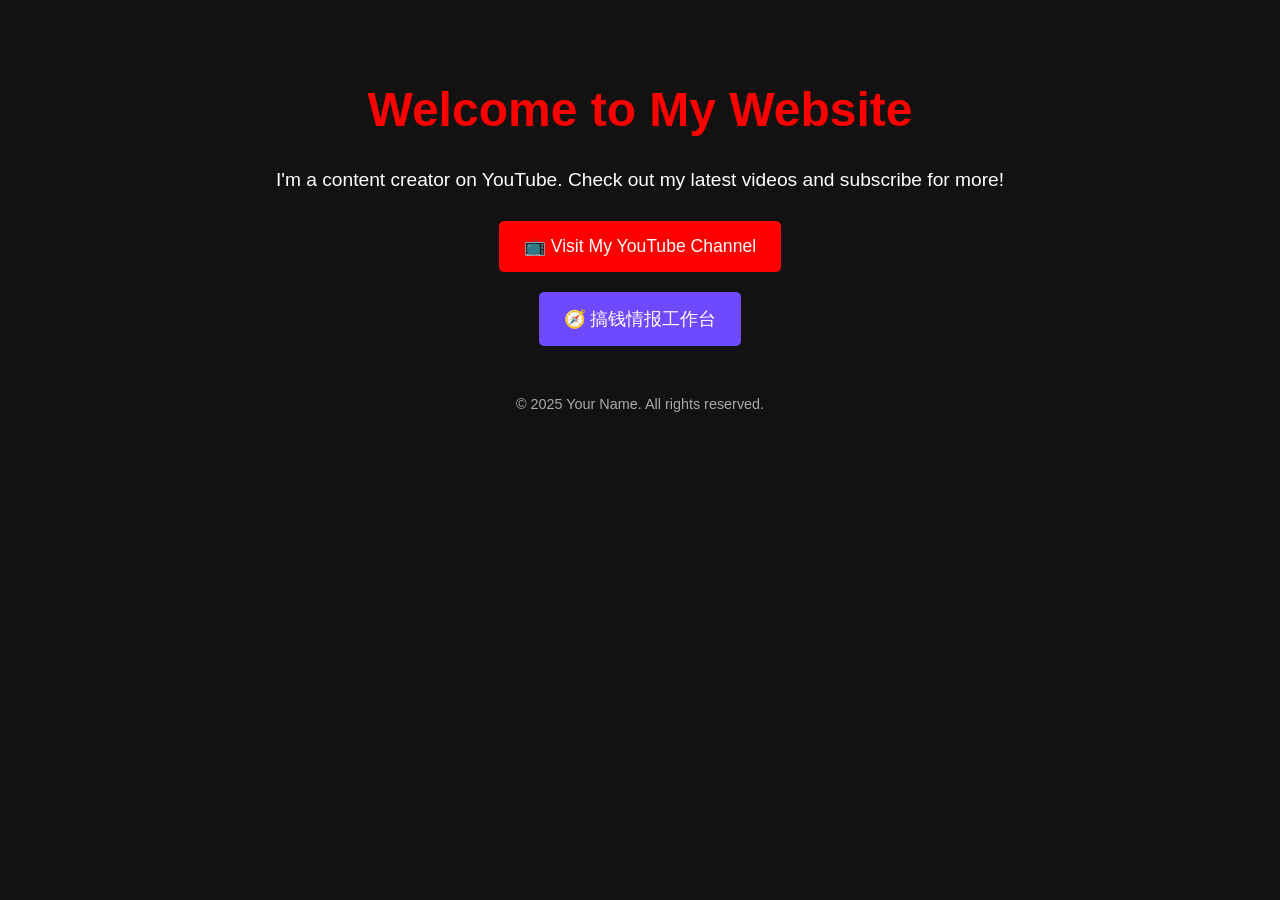
<file: index.html>
<!-- Save this as index.html -->
<!DOCTYPE html>
<html lang="en">
<head>
  <meta charset="UTF-8" />
  <meta name="viewport" content="width=device-width, initial-scale=1.0" />
  <title>Your Name - YouTuber</title>
  <style>
    body {
      margin: 0;
      font-family: 'Segoe UI', sans-serif;
      background-color: #121212;
      color: #fff;
      text-align: center;
      padding: 50px;
    }

    h1 {
      color: #ff0000;
      font-size: 3rem;
    }

    .intro {
      font-size: 1.2rem;
      margin-bottom: 30px;
    }

    a.youtube-button {
      display: inline-block;
      background-color: #ff0000;
      color: white;
      text-decoration: none;
      padding: 15px 25px;
      border-radius: 5px;
      font-size: 1.1rem;
      transition: background-color 0.3s;
    }

    a.youtube-button:hover {
      background-color: #e60000;
    }

    footer {
      margin-top: 50px;
      font-size: 0.9rem;
      color: #aaa;
    }
  </style>
</head>
<body>
  <h1>Welcome to My Website</h1>
  <p class="intro">I'm a content creator on YouTube. Check out my latest videos and subscribe for more!</p>

  <a class="youtube-button" href="https://www.youtube.com/" target="_blank">
    📺 Visit My YouTube Channel
  </a>

  <p style="margin-top: 20px;">
    <a class="youtube-button" href="workbench/" style="background-color: #6d4aff;">
      🧭 搞钱情报工作台
    </a>
  </p>

  <footer>
    <p>© 2025 Your Name. All rights reserved.</p>
  </footer>
</body>
</html>
</file>
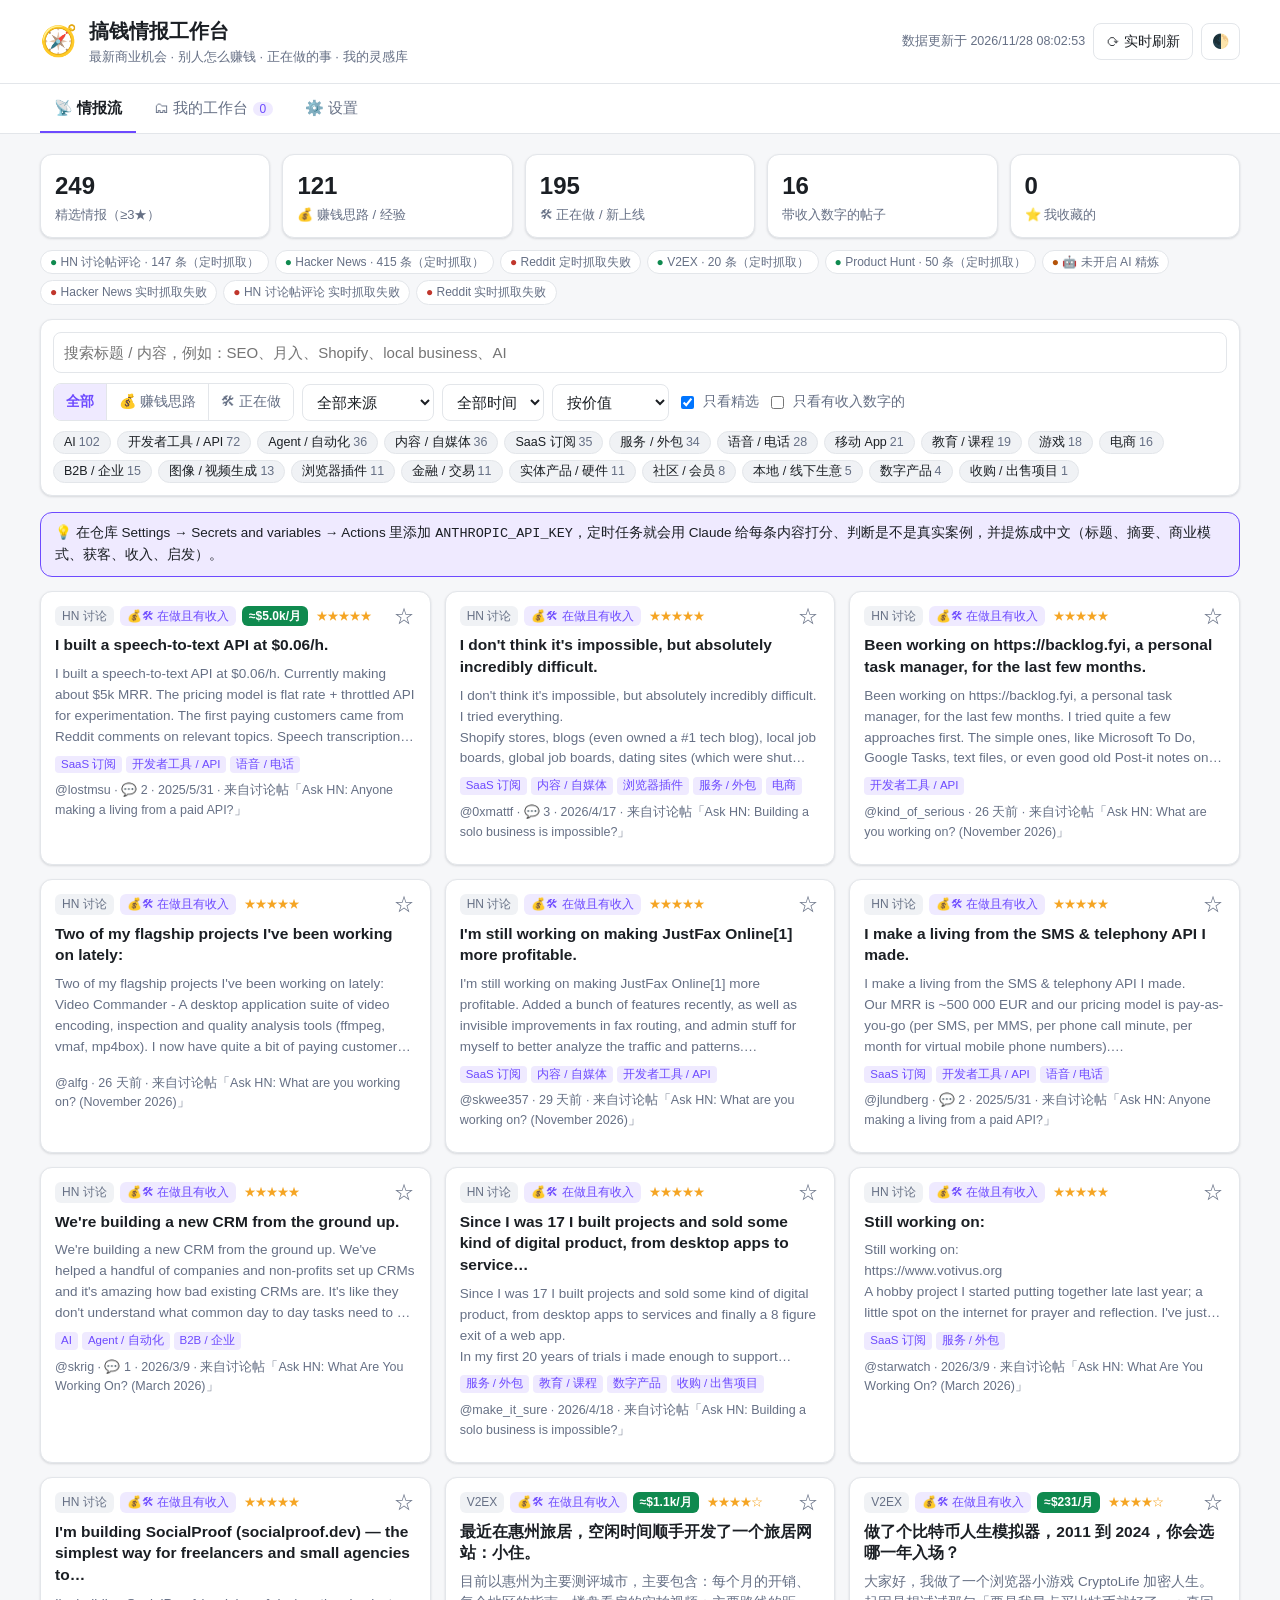
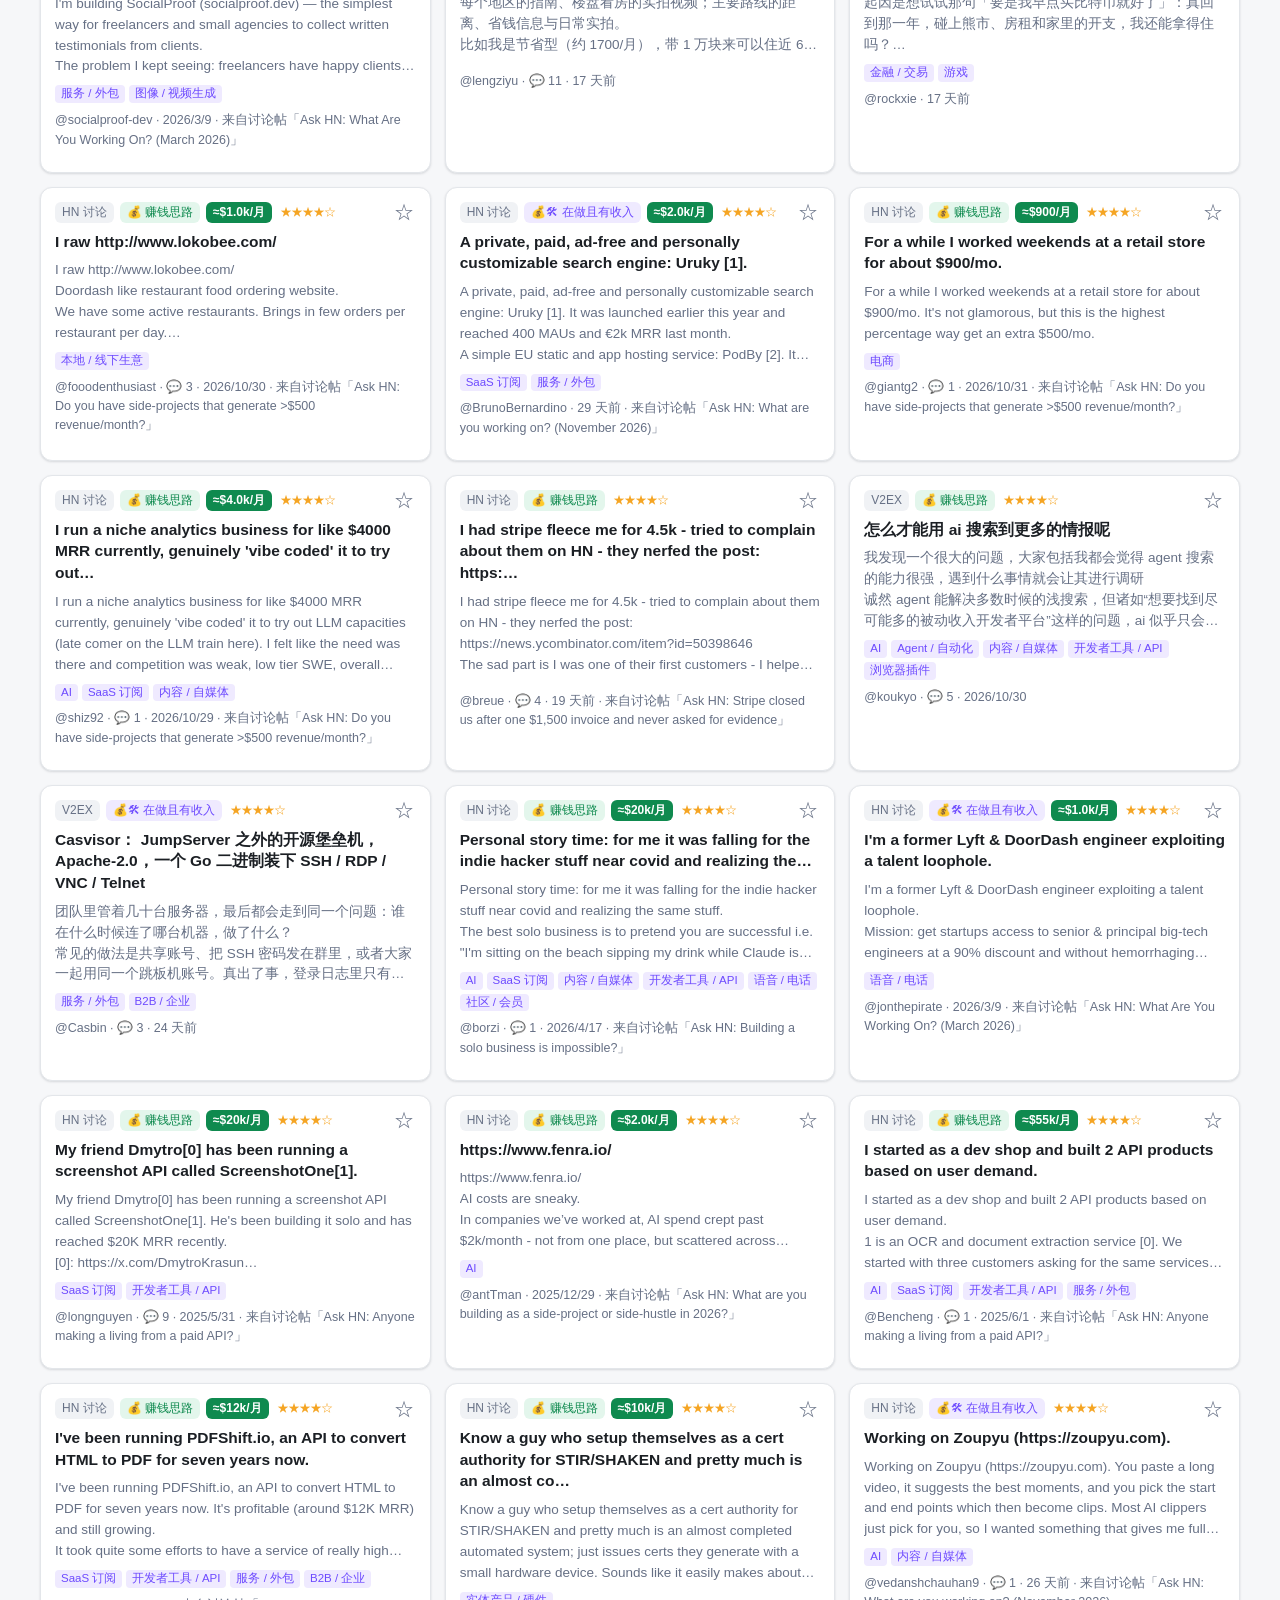
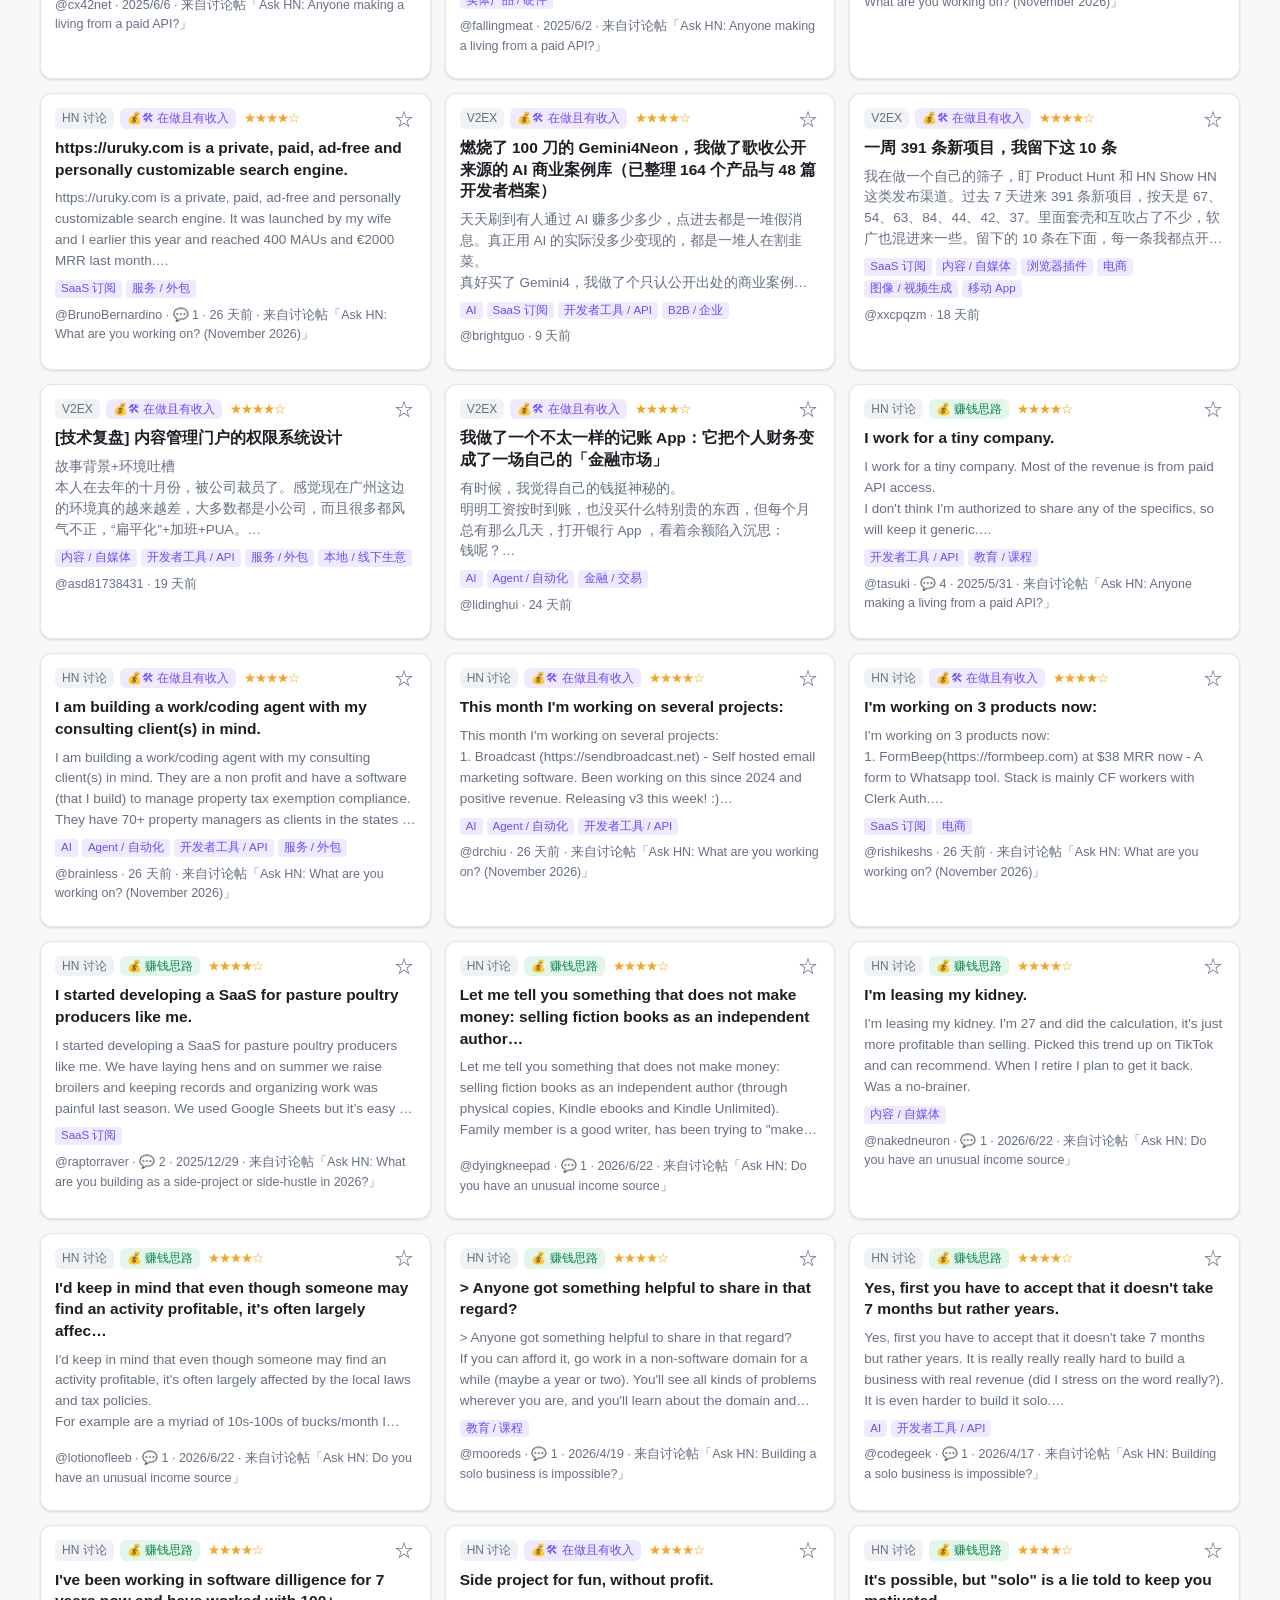
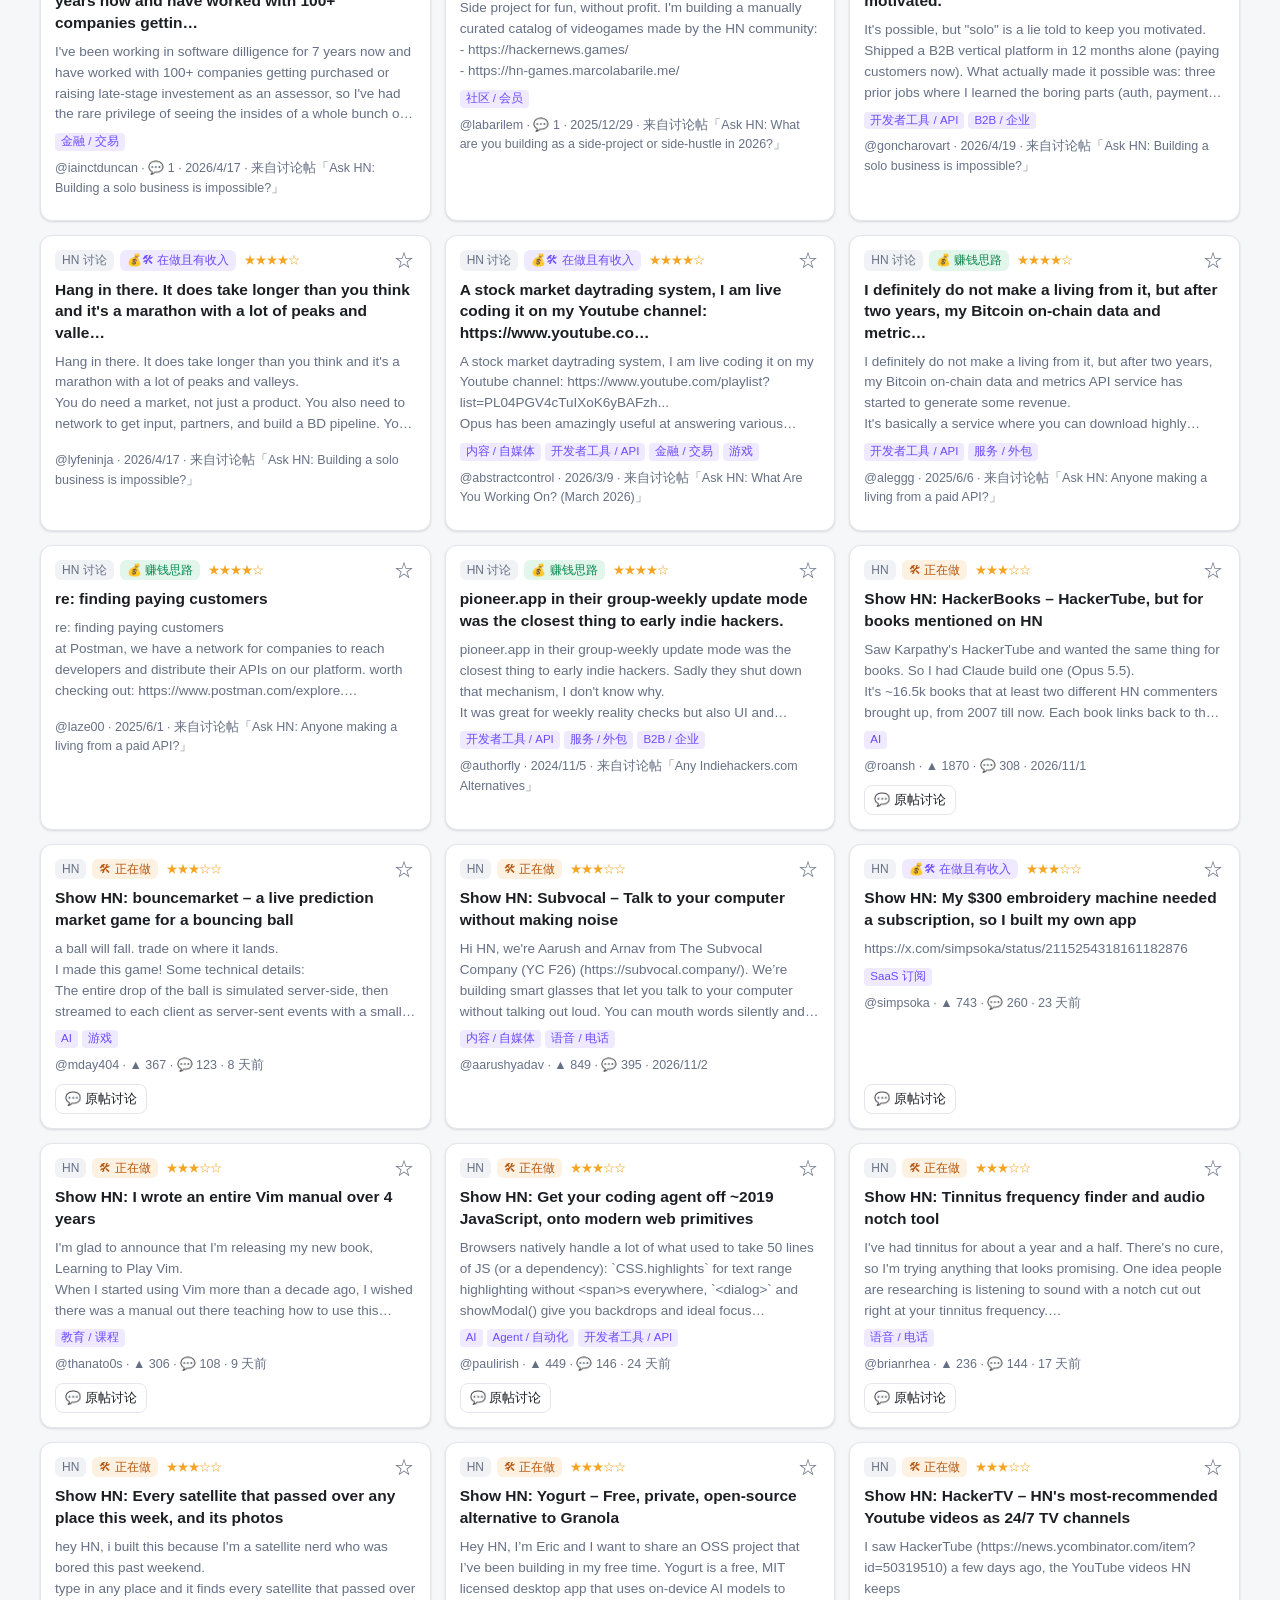
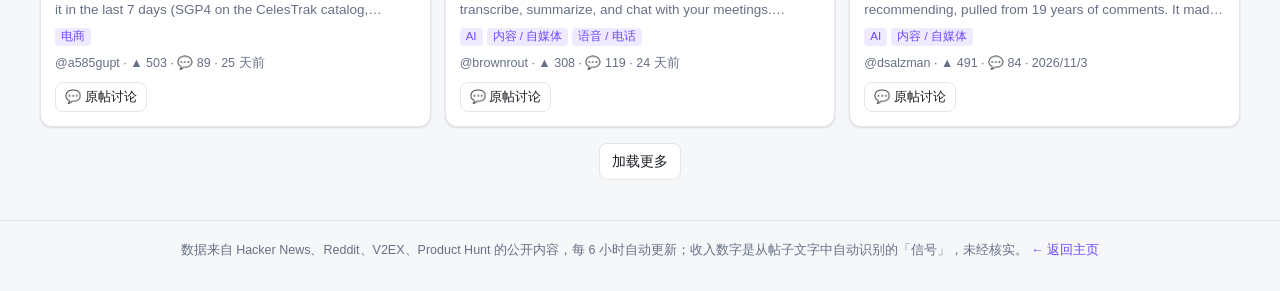
<file: workbench/index.html>
<!DOCTYPE html>
<html lang="zh-CN">
<head>
  <meta charset="UTF-8" />
  <meta name="viewport" content="width=device-width, initial-scale=1.0" />
  <title>搞钱情报工作台</title>
  <meta name="description" content="个人工作台：汇总最新的商业机会、别人怎么赚钱、正在做的项目，收藏、记笔记、跟踪自己的想法。" />
  <link rel="icon" href="data:image/svg+xml,<svg xmlns='http://www.w3.org/2000/svg' viewBox='0 0 100 100'><text y='.9em' font-size='90'>🧭</text></svg>" />
  <link rel="stylesheet" href="style.css" />
</head>
<body>
  <header class="topbar">
    <div class="brand">
      <span class="logo">🧭</span>
      <div>
        <h1>搞钱情报工作台</h1>
        <p class="sub">最新商业机会 · 别人怎么赚钱 · 正在做的事 · 我的灵感库</p>
      </div>
    </div>
    <div class="top-actions">
      <span id="updated" class="muted small"></span>
      <button id="refresh" class="btn">⟳ 实时刷新</button>
      <button id="theme" class="btn icon" title="切换明暗">🌓</button>
    </div>
  </header>

  <nav class="tabs" role="tablist">
    <button class="tab active" data-tab="feed" role="tab">📡 情报流</button>
    <button class="tab" data-tab="board" role="tab">🗂 我的工作台 <span id="saved-count" class="pill">0</span></button>
    <button class="tab" data-tab="settings" role="tab">⚙️ 设置</button>
  </nav>

  <main>
    <!-- ================= 情报流 ================= -->
    <section id="tab-feed" class="tab-panel active">
      <div class="stats" id="stats"></div>
      <div id="source-status" class="source-status"></div>

      <div class="filters">
        <input id="q" type="search" placeholder="搜索标题 / 内容，例如：SEO、月入、Shopify、local business、AI" />
        <div class="row">
          <div class="seg" id="kind-seg">
            <button data-kind="all" class="active">全部</button>
            <button data-kind="money">💰 赚钱思路</button>
            <button data-kind="building">🛠 正在做</button>
          </div>
          <select id="source">
            <option value="all">全部来源</option>
            <option value="hn">Hacker News</option>
            <option value="reddit">Reddit</option>
            <option value="v2ex">V2EX</option>
            <option value="producthunt">Product Hunt</option>
          </select>
          <select id="range">
            <option value="7">近 7 天</option>
            <option value="30">近 30 天</option>
            <option value="90">近 90 天</option>
            <option value="3650" selected>全部时间</option>
          </select>
          <select id="sort">
            <option value="value" selected>按价值</option>
            <option value="hot">按热度</option>
            <option value="new">按时间</option>
            <option value="revenue">按收入信号</option>
          </select>
          <label class="check" title="只显示参考价值 ≥ 3 星的内容"><input type="checkbox" id="picked" checked /> 只看精选</label>
          <label class="check"><input type="checkbox" id="rev-only" /> 只看有收入数字的</label>
        </div>
        <div class="tag-row" id="tag-row"></div>
      </div>

      <div id="setup-tip" class="tip hidden"></div>
      <div id="feed" class="grid"></div>
      <div id="feed-empty" class="empty hidden"></div>
      <div class="more-wrap"><button id="more" class="btn hidden">加载更多</button></div>
    </section>

    <!-- ================= 我的工作台 ================= -->
    <section id="tab-board" class="tab-panel">
      <div class="board-head">
        <p class="muted">收藏的情报和自己的想法都在这里。用下拉框推进状态，随手写笔记。数据只保存在当前浏览器里，记得定期导出备份。</p>
        <div class="board-actions">
          <button id="add-idea" class="btn primary">＋ 记一个我的想法</button>
          <button id="export" class="btn">⇩ 导出</button>
          <label class="btn">⇧ 导入<input id="import" type="file" accept="application/json" hidden /></label>
        </div>
      </div>
      <form id="idea-form" class="idea-form hidden">
        <input name="title" placeholder="想法标题，例如：给牙医诊所做 AI 电话预约" required />
        <input name="url" placeholder="参考链接（可选）" />
        <textarea name="note" rows="3" placeholder="目标用户 / 怎么获客 / 怎么收费 / 第一步做什么"></textarea>
        <div class="row"><button class="btn primary" type="submit">保存</button><button class="btn" type="button" id="idea-cancel">取消</button></div>
      </form>
      <div id="board" class="board"></div>
    </section>

    <!-- ================= 设置 ================= -->
    <section id="tab-settings" class="tab-panel">
      <div class="card settings">
        <h2>🤖 AI 拆解（可选）</h2>
        <p class="muted">填入你自己的 Anthropic API Key 后，每条情报上会出现「AI 拆解」按钮，由 Claude 帮你拆出：商业模式、目标用户、获客方式、变现方式、可复制性和你可以怎么做。
          Key 只保存在这台设备的浏览器里，直接从浏览器发给 Anthropic；不要在公用电脑上填写。</p>
        <label>API Key<input id="api-key" type="password" placeholder="sk-ant-..." autocomplete="off" /></label>
        <div class="row"><button id="save-key" class="btn primary">保存</button><button id="clear-key" class="btn">清除</button><span id="key-msg" class="muted small"></span></div>
      </div>

      <div class="card settings">
        <h2>🔎 实时搜索关键词</h2>
        <p class="muted">点「实时刷新」时，会用这些关键词在 Hacker News 上额外搜索（每行一个，英文效果更好）。可以加上你关心的行业，比如 <code>restaurant</code>、<code>Shopify</code>、<code>newsletter</code>。</p>
        <textarea id="keywords" rows="5"></textarea>
        <div class="row"><button id="save-kw" class="btn primary">保存</button><span id="kw-msg" class="muted small"></span></div>
      </div>

      <div class="card settings">
        <h2>📚 值得常逛的地方</h2>
        <ul class="links">
          <li><a href="https://news.ycombinator.com/show" target="_blank" rel="noopener">Show HN</a> — 开发者发布自己做的产品</li>
          <li><a href="https://www.indiehackers.com/" target="_blank" rel="noopener">Indie Hackers</a> — 独立开发者公开收入和经验</li>
          <li><a href="https://trustmrr.com/" target="_blank" rel="noopener">TrustMRR</a> — 经过验证的创业项目收入榜</li>
          <li><a href="https://www.starterstory.com/" target="_blank" rel="noopener">Starter Story</a> — 创业项目访谈</li>
          <li><a href="https://www.producthunt.com/" target="_blank" rel="noopener">Product Hunt</a> — 每天新上线的产品</li>
          <li><a href="https://acquire.com/" target="_blank" rel="noopener">Acquire.com</a> · <a href="https://flippa.com/" target="_blank" rel="noopener">Flippa</a> — 在售项目，能看到真实收入和利润</li>
          <li><a href="https://explodingtopics.com/" target="_blank" rel="noopener">Exploding Topics</a> · <a href="https://trends.google.com/" target="_blank" rel="noopener">Google Trends</a> — 正在升温的需求</li>
          <li><a href="https://www.ycombinator.com/rfs" target="_blank" rel="noopener">YC Requests for Startups</a> — YC 想投的方向</li>
          <li><a href="https://www.reddit.com/r/EntrepreneurRideAlong/" target="_blank" rel="noopener">r/EntrepreneurRideAlong</a> · <a href="https://www.reddit.com/r/smallbusiness/" target="_blank" rel="noopener">r/smallbusiness</a> · <a href="https://www.reddit.com/r/SideProject/" target="_blank" rel="noopener">r/SideProject</a></li>
          <li><a href="https://www.v2ex.com/go/create" target="_blank" rel="noopener">V2EX · 分享创造</a> — 中文独立开发者的作品</li>
        </ul>
      </div>

      <div class="card settings">
        <h2>🧹 数据</h2>
        <p class="muted">清除这台设备上的收藏、笔记、AI 拆解结果和设置。建议先导出备份。</p>
        <button id="wipe" class="btn danger">清除本地数据</button>
      </div>
    </section>
  </main>

  <footer class="foot muted small">
    数据来自 Hacker News、Reddit、V2EX、Product Hunt 的公开内容，每 6 小时自动更新；收入数字是从帖子文字中自动识别的「信号」，未经核实。
    <a href="../">← 返回主页</a>
  </footer>

  <template id="card-tpl">
    <article class="card item">
      <div class="item-top">
        <span class="badge src"></span>
        <span class="badge kind"></span>
        <span class="badge rev hidden"></span>
        <span class="badge val hidden"></span>
        <span class="spacer"></span>
        <button class="star" title="收藏到工作台">☆</button>
      </div>
      <h3><a class="title" target="_blank" rel="noopener"></a></h3>
      <p class="orig muted small"></p>
      <dl class="facts"></dl>
      <p class="excerpt"></p>
      <div class="tags"></div>
      <div class="meta muted small"></div>
      <div class="actions">
        <a class="btn sm discuss" target="_blank" rel="noopener">💬 原帖讨论</a>
        <button class="btn sm analyze hidden">🤖 AI 拆解</button>
      </div>
      <div class="analysis hidden"></div>
    </article>
  </template>

  <script type="module" src="app.js"></script>
</body>
</html>
</file>
<file: workbench/style.css>
:root {
  --bg: #f6f7f9;
  --panel: #ffffff;
  --panel-2: #f0f2f5;
  --text: #1b1f24;
  --muted: #667085;
  --border: #e3e6ea;
  --accent: #6d4aff;
  --accent-soft: #efeaff;
  --money: #0f8a4f;
  --money-soft: #e3f6ec;
  --build: #b45309;
  --build-soft: #fdf1e1;
  --danger: #c0362c;
  --shadow: 0 1px 2px rgba(16, 24, 40, .06), 0 1px 3px rgba(16, 24, 40, .08);
  --radius: 12px;
  color-scheme: light;
}
@media (prefers-color-scheme: dark) {
  :root:not([data-theme="light"]) {
    --bg: #0f1115; --panel: #171a21; --panel-2: #1e222b; --text: #e7e9ee; --muted: #98a1b2;
    --border: #2a2f3a; --accent: #9b85ff; --accent-soft: #261f45; --money: #4ad295; --money-soft: #12301f;
    --build: #f3a84b; --build-soft: #33240f; --danger: #ff7b72; --shadow: none; color-scheme: dark;
  }
}
:root[data-theme="dark"] {
  --bg: #0f1115; --panel: #171a21; --panel-2: #1e222b; --text: #e7e9ee; --muted: #98a1b2;
  --border: #2a2f3a; --accent: #9b85ff; --accent-soft: #261f45; --money: #4ad295; --money-soft: #12301f;
  --build: #f3a84b; --build-soft: #33240f; --danger: #ff7b72; --shadow: none; color-scheme: dark;
}

* { box-sizing: border-box; }
html, body { margin: 0; }
body {
  background: var(--bg);
  color: var(--text);
  font: 15px/1.55 -apple-system, BlinkMacSystemFont, "Segoe UI", "PingFang SC", "Hiragino Sans GB", "Microsoft YaHei", sans-serif;
}
a { color: var(--accent); text-decoration: none; }
a:hover { text-decoration: underline; }
.hidden { display: none !important; }
.muted { color: var(--muted); }
.small { font-size: 12.5px; }

.topbar {
  display: flex; align-items: center; justify-content: space-between; gap: 12px; flex-wrap: wrap;
  padding: 16px clamp(16px, 4vw, 40px);
  border-bottom: 1px solid var(--border);
  background: var(--panel);
  position: sticky; top: 0; z-index: 10;
}
.brand { display: flex; align-items: center; gap: 12px; }
.logo { font-size: 30px; }
h1 { font-size: 20px; margin: 0; }
.sub { margin: 0; color: var(--muted); font-size: 13px; }
.top-actions { display: flex; align-items: center; gap: 8px; }

.tabs {
  display: flex; gap: 4px; padding: 0 clamp(16px, 4vw, 40px);
  background: var(--panel); border-bottom: 1px solid var(--border); overflow-x: auto;
}
.tab {
  border: 0; background: none; color: var(--muted); padding: 12px 14px; font: inherit; cursor: pointer;
  border-bottom: 2px solid transparent; white-space: nowrap;
}
.tab.active { color: var(--text); border-color: var(--accent); font-weight: 600; }
.pill { background: var(--accent-soft); color: var(--accent); border-radius: 999px; padding: 0 7px; font-size: 12px; }

main { padding: 20px clamp(16px, 4vw, 40px) 40px; max-width: 1400px; margin: 0 auto; }
.tab-panel { display: none; }
.tab-panel.active { display: block; }

.btn {
  display: inline-flex; align-items: center; gap: 4px; cursor: pointer;
  border: 1px solid var(--border); background: var(--panel); color: var(--text);
  padding: 7px 12px; border-radius: 8px; font: inherit; font-size: 14px; white-space: nowrap;
}
.btn:hover { background: var(--panel-2); text-decoration: none; }
.btn:disabled { opacity: .55; cursor: progress; }
.btn.sm { padding: 4px 9px; font-size: 13px; }
.btn.icon { padding: 7px 10px; }
.btn.primary { background: var(--accent); border-color: var(--accent); color: #fff; }
.btn.primary:hover { filter: brightness(1.08); }
.btn.danger { color: var(--danger); border-color: var(--danger); }

.stats { display: grid; grid-template-columns: repeat(auto-fit, minmax(150px, 1fr)); gap: 12px; margin-bottom: 12px; }
.stat { background: var(--panel); border: 1px solid var(--border); border-radius: var(--radius); padding: 12px 14px; box-shadow: var(--shadow); }
.stat .n { font-size: 24px; font-weight: 700; font-variant-numeric: tabular-nums; }
.stat .l { color: var(--muted); font-size: 13px; }

.source-status { display: flex; flex-wrap: wrap; gap: 6px; margin-bottom: 14px; }
.chip { font-size: 12px; border: 1px solid var(--border); border-radius: 999px; padding: 2px 9px; background: var(--panel); color: var(--muted); }
.chip.ok::before { content: "● "; color: var(--money); }
.chip.fail::before { content: "● "; color: var(--danger); }
.chip.wait::before { content: "● "; color: var(--build); }

.filters { background: var(--panel); border: 1px solid var(--border); border-radius: var(--radius); padding: 12px; margin-bottom: 16px; box-shadow: var(--shadow); }
.filters input[type=search] { width: 100%; }
input, select, textarea {
  font: inherit; color: var(--text); background: var(--panel); border: 1px solid var(--border);
  border-radius: 8px; padding: 8px 10px; max-width: 100%;
}
textarea { width: 100%; resize: vertical; }
input:focus, select:focus, textarea:focus { outline: 2px solid var(--accent-soft); border-color: var(--accent); }
.row { display: flex; flex-wrap: wrap; gap: 8px; align-items: center; margin-top: 10px; }
.check { display: inline-flex; gap: 6px; align-items: center; font-size: 14px; color: var(--muted); }
.seg { display: inline-flex; border: 1px solid var(--border); border-radius: 8px; overflow: hidden; }
.seg button { border: 0; background: var(--panel); color: var(--muted); padding: 7px 12px; font: inherit; font-size: 14px; cursor: pointer; }
.seg button + button { border-left: 1px solid var(--border); }
.seg button.active { background: var(--accent-soft); color: var(--accent); font-weight: 600; }
.tag-row { display: flex; flex-wrap: wrap; gap: 6px; margin-top: 10px; }
.tag-btn { border: 1px solid var(--border); background: var(--panel-2); color: var(--text); border-radius: 999px; padding: 2px 10px; font-size: 12.5px; cursor: pointer; }
.tag-btn.active { background: var(--accent); border-color: var(--accent); color: #fff; }
.tag-btn .c { color: var(--muted); margin-left: 3px; }
.tag-btn.active .c { color: rgba(255,255,255,.8); }

.grid { display: grid; grid-template-columns: repeat(auto-fill, minmax(min(100%, 340px), 1fr)); gap: 14px; }
.card { background: var(--panel); border: 1px solid var(--border); border-radius: var(--radius); box-shadow: var(--shadow); }
.item { padding: 14px; display: flex; flex-direction: column; gap: 8px; min-width: 0; }
.item-top { display: flex; align-items: center; gap: 6px; flex-wrap: wrap; }
.spacer { flex: 1; }
.badge { font-size: 12px; border-radius: 6px; padding: 1px 7px; background: var(--panel-2); color: var(--muted); white-space: nowrap; }
.badge.k-money { background: var(--money-soft); color: var(--money); }
.badge.k-building { background: var(--build-soft); color: var(--build); }
.badge.k-both { background: var(--accent-soft); color: var(--accent); }
.badge.rev { background: var(--money); color: #fff; font-weight: 600; }
.badge.val { background: none; color: #f5a524; letter-spacing: -1px; padding: 1px 2px; }
.orig { margin: -4px 0 0; overflow-wrap: anywhere; }
.summary { margin: 0; font-size: 14px; }
.facts { display: grid; grid-template-columns: auto 1fr; gap: 3px 8px; margin: 0; font-size: 13px; background: var(--panel-2); border-radius: 8px; padding: 8px 10px; }
.facts dt { color: var(--muted); white-space: nowrap; }
.facts dd { margin: 0; overflow-wrap: anywhere; }
details summary { cursor: pointer; color: var(--muted); font-size: 12.5px; }
details .excerpt { margin-top: 4px; }
.tip { background: var(--accent-soft); border: 1px solid var(--accent); border-radius: var(--radius); padding: 10px 14px; margin-bottom: 14px; font-size: 13.5px; }
.star { border: 0; background: none; font-size: 20px; line-height: 1; cursor: pointer; color: var(--muted); padding: 0 2px; }
.star.on { color: #f5a524; }
.item h3 { font-size: 15.5px; margin: 0; line-height: 1.4; overflow-wrap: anywhere; }
.item h3 a { color: var(--text); }
.excerpt { margin: 0; color: var(--muted); font-size: 13.5px; display: -webkit-box; -webkit-line-clamp: 4; -webkit-box-orient: vertical; overflow: hidden; overflow-wrap: anywhere; white-space: pre-line; }
.excerpt.open { -webkit-line-clamp: unset; }
.tags { display: flex; flex-wrap: wrap; gap: 4px; }
.tags span { font-size: 11.5px; color: var(--accent); background: var(--accent-soft); border-radius: 4px; padding: 0 6px; }
.meta { display: flex; flex-wrap: wrap; gap: 10px; }
.actions { display: flex; gap: 6px; flex-wrap: wrap; margin-top: auto; }
.analysis { background: var(--panel-2); border-radius: 8px; padding: 10px 12px; font-size: 13.5px; white-space: pre-wrap; overflow-wrap: anywhere; }
.analysis.err { color: var(--danger); }

.empty { text-align: center; color: var(--muted); padding: 40px 10px; }
.more-wrap { text-align: center; margin-top: 16px; }

.board-head { display: flex; justify-content: space-between; gap: 12px; flex-wrap: wrap; align-items: center; margin-bottom: 12px; }
.board-head p { margin: 0; max-width: 640px; }
.board-actions { display: flex; gap: 8px; flex-wrap: wrap; }
.idea-form { background: var(--panel); border: 1px solid var(--border); border-radius: var(--radius); padding: 12px; margin-bottom: 14px; display: grid; gap: 8px; }
.board { display: grid; grid-template-columns: repeat(4, minmax(240px, 1fr)); gap: 12px; overflow-x: auto; padding-bottom: 6px; }
.col { background: var(--panel-2); border-radius: var(--radius); padding: 10px; min-height: 160px; }
.col h3 { margin: 2px 4px 10px; font-size: 14px; display: flex; justify-content: space-between; }
.col .item { margin-bottom: 10px; }
.col .item h3 { font-size: 14px; }
.col textarea { font-size: 13px; }
.col .row { margin-top: 0; }
.col select { padding: 4px 6px; font-size: 13px; }

.settings { padding: 16px; margin-bottom: 14px; max-width: 760px; }
.settings h2 { font-size: 16px; margin: 0 0 6px; }
.settings label { display: grid; gap: 4px; margin-top: 8px; font-size: 14px; }
.settings input { width: 100%; }
.links { margin: 0; padding-left: 18px; }
.links li { margin: 4px 0; }

.foot { text-align: center; padding: 20px 16px 30px; border-top: 1px solid var(--border); }

@media (max-width: 720px) {
  .board { grid-template-columns: repeat(4, 82vw); scroll-snap-type: x mandatory; }
  .col { scroll-snap-align: start; }
  .sub { display: none; }
  #updated { display: none; }
  .stats { grid-template-columns: repeat(3, 1fr); gap: 8px; }
  .stat { padding: 8px 10px; }
  .stat .n { font-size: 18px; }
  .stat .l { font-size: 11.5px; }
}
</file>
